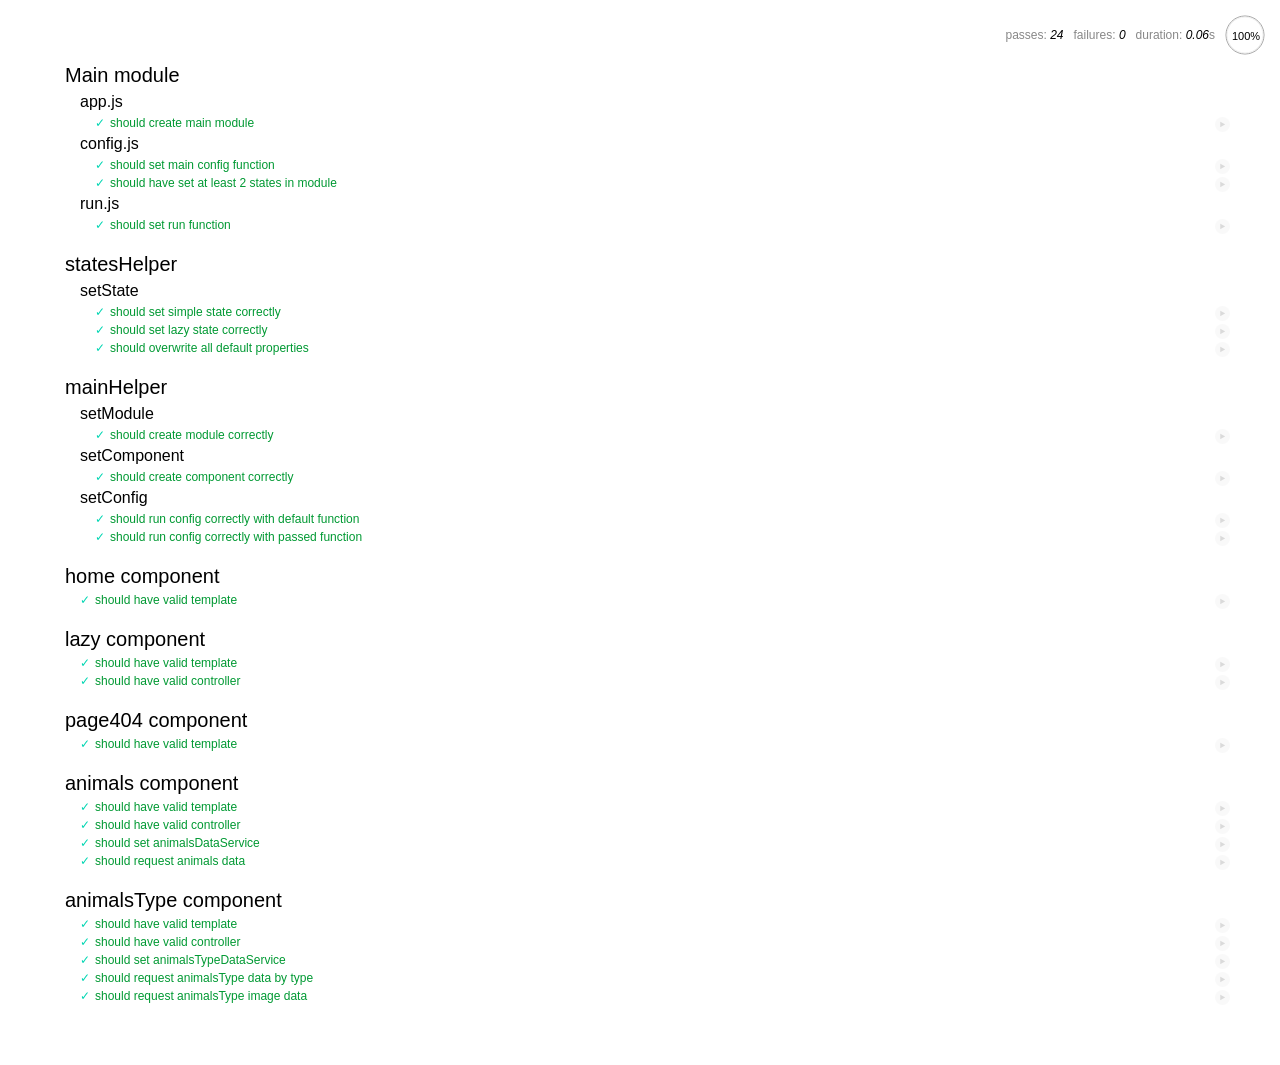
<file: public/tests/index.html>
<!DOCTYPE html>
<html>
	<head>
		<style>
			.test.pass h2 {
				color: #009933;
			}
		</style>
	</head>
	<body>
		<div class="container">
			<div id="mocha"></div>
		</div>

		<script src="../js/tests.min.js"></script>
	</body>
</html>
</file>
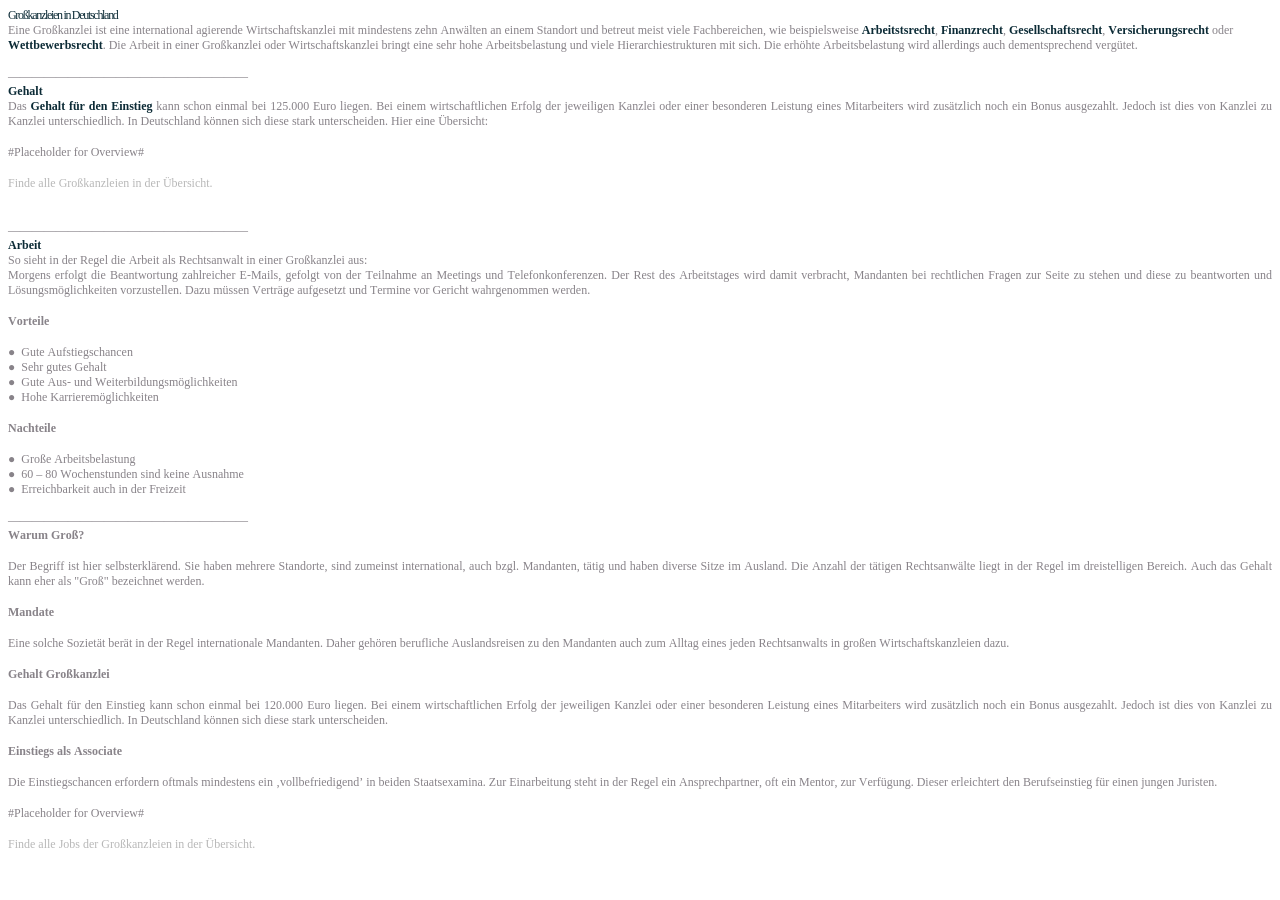
<file: LandingPage/Text.html>
<!DOCTYPE html PUBLIC "-//W3C//DTD HTML 4.01//EN" "http://www.w3.org/TR/html4/strict.dtd">
<html>
<head>
  <meta http-equiv="Content-Type" content="text/html; charset=utf-8">
  <meta http-equiv="Content-Style-Type" content="text/css">
  <title></title>
  <meta name="Generator" content="Cocoa HTML Writer">
  <meta name="CocoaVersion" content="1504.83">
  <style type="text/css">
    p.p1 {margin: 0.0px 0.0px 0.0px 0.0px; font: 12.0px 'Nunito Sans'; color: #0c2b36}
    p.p2 {margin: 0.0px 0.0px 0.0px 0.0px; font: 12.0px 'Nunito Sans'; color: #888389}
    p.p3 {margin: 0.0px 0.0px 0.0px 0.0px; font: 12.0px 'Nunito Sans'; color: #888389; min-height: 16.0px}
    p.p4 {margin: 0.0px 0.0px 0.0px 0.0px; text-align: justify; font: 12.0px 'Nunito Sans'; color: #888389}
    p.p5 {margin: 0.0px 0.0px 0.0px 0.0px; text-align: justify; font: 12.0px 'Nunito Sans'; color: #888389; min-height: 16.0px}
    p.p6 {margin: 0.0px 0.0px 0.0px 0.0px; font: 12.0px 'Nunito Sans'; color: #b8b8b8}
    p.p7 {margin: 0.0px 0.0px 0.0px 0.0px; font: 12.0px 'Nunito Sans'; color: #b8b8b8; min-height: 16.0px}
    span.s1 {letter-spacing: -1.3px; font-variant-ligatures: no-common-ligatures}
    span.s2 {font-kerning: none; font-variant-ligatures: no-common-ligatures}
    span.s3 {font-kerning: none; font-variant-ligatures: no-common-ligatures; color: #0c2b36}
    span.s4 {font-kerning: none}
    span.s5 {font-kerning: none; color: #0c2b36}
    span.s6 {font: 12.0px Helvetica; font-kerning: none}
  </style>
</head>
<body>
<p class="p1"><span class="s1">Großkanzleien in Deutschland</span></p>
<p class="p2"><span class="s2">Eine Großkanzlei ist eine international agierende Wirtschaftskanzlei mit mindestens zehn Anwälten an einem Standort und betreut meist viele Fachbereichen, wie beispielsweise </span><span class="s3"><b>Arbeitstsrecht</b></span><span class="s2">, </span><span class="s3"><b>Finanzrecht</b></span><span class="s2">, </span><span class="s3"><b>Gesellschaftsrecht</b></span><span class="s2">, </span><span class="s3"><b>Versicherungsrecht</b></span><span class="s2"> oder </span><span class="s3"><b>Wettbewerbsrecht</b></span><span class="s2">. Die Arbeit in einer Großkanzlei oder Wirtschaftskanzlei bringt eine sehr hohe Arbeitsbelastung und viele Hierarchiestrukturen mit sich. Die erhöhte Arbeitsbelastung wird allerdings auch dementsprechend vergütet.</span></p>
<p class="p3"><span class="s2"></span><br></p>
<p class="p4"><span class="s4">————————————————————</span></p>
<p class="p1"><span class="s2"><b>Gehalt</b></span></p>
<p class="p4"><span class="s4">Das </span><span class="s5"><b>Gehalt für den Einstieg</b></span><span class="s4"> kann schon einmal bei 125.000 Euro liegen. Bei einem wirtschaftlichen Erfolg der jeweiligen Kanzlei oder einer besonderen Leistung eines Mitarbeiters wird zusätzlich noch ein Bonus ausgezahlt. Jedoch ist dies von Kanzlei zu Kanzlei unterschiedlich. In Deutschland können sich diese stark unterscheiden. Hier eine Übersicht:</span></p>
<p class="p5"><span class="s4"></span><br></p>
<p class="p4"><span class="s4">#Placeholder for Overview#</span></p>
<p class="p5"><span class="s4"></span><br></p>
<p class="p6"><span class="s2">Finde alle Großkanzleien in der Übersicht.<span class="Apple-converted-space"> </span></span></p>
<p class="p7"><span class="s2"></span><br></p>
<p class="p7"><span class="s2"></span><br></p>
<p class="p4"><span class="s4">————————————————————</span></p>
<p class="p1"><span class="s2"><b>Arbeit</b></span></p>
<p class="p4"><span class="s4">So sieht in der Regel die Arbeit als Rechtsanwalt in einer Großkanzlei aus:</span></p>
<p class="p4"><span class="s4">Morgens erfolgt die Beantwortung zahlreicher E-Mails, gefolgt von der Teilnahme an Meetings und Telefonkonferenzen. Der Rest des Arbeitstages wird damit verbracht, Mandanten bei rechtlichen Fragen zur Seite zu stehen und diese zu beantworten und Lösungsmöglichkeiten vorzustellen. Dazu müssen Verträge aufgesetzt und Termine vor Gericht wahrgenommen werden. </span></p>
<p class="p5"><span class="s4"></span><br></p>
<p class="p4"><span class="s4"><b>Vorteile</b><span class="Apple-converted-space"> </span></span></p>
<p class="p5"><span class="s4"></span><br></p>
<p class="p4"><span class="s6">●</span><span class="s4"><span class="Apple-converted-space">  </span>Gute Aufstiegschancen</span></p>
<p class="p4"><span class="s6">●</span><span class="s4"><span class="Apple-converted-space">  </span>Sehr gutes Gehalt</span></p>
<p class="p4"><span class="s6">●</span><span class="s4"><span class="Apple-converted-space">  </span>Gute Aus- und Weiterbildungsmöglichkeiten</span></p>
<p class="p4"><span class="s6">●</span><span class="s4"><span class="Apple-converted-space">  </span>Hohe Karrieremöglichkeiten</span></p>
<p class="p5"><span class="s4"></span><br></p>
<p class="p4"><span class="s4"><b>Nachteile</b><span class="Apple-converted-space"> </span></span></p>
<p class="p5"><span class="s4"></span><br></p>
<p class="p4"><span class="s6">●</span><span class="s4"><span class="Apple-converted-space">  </span>Große Arbeitsbelastung</span></p>
<p class="p4"><span class="s6">●</span><span class="s4"><span class="Apple-converted-space">  </span>60 – 80 Wochenstunden sind keine Ausnahme</span></p>
<p class="p4"><span class="s6">●</span><span class="s4"><span class="Apple-converted-space">  </span>Erreichbarkeit auch in der Freizeit</span></p>
<p class="p5"><span class="s4"></span><br></p>
<p class="p4"><span class="s4">————————————————————</span></p>
<p class="p4"><span class="s4"><b>Warum Groß?</b></span></p>
<p class="p5"><span class="s4"><b></b></span><br></p>
<p class="p4"><span class="s4">Der Begriff ist hier selbsterklärend. Sie haben mehrere Standorte, sind zumeinst international, auch bzgl. Mandanten, tätig und haben diverse Sitze im Ausland. Die Anzahl der tätigen Rechtsanwälte liegt in der Regel im dreistelligen Bereich. Auch das Gehalt kann eher als "Groß" bezeichnet werden.</span></p>
<p class="p5"><span class="s4"></span><br></p>
<p class="p4"><span class="s4"><b>Mandate</b></span></p>
<p class="p5"><span class="s4"></span><br></p>
<p class="p4"><span class="s4">Eine solche Sozietät berät in der Regel internationale Mandanten. Daher gehören berufliche Auslandsreisen zu den Mandanten auch zum Alltag eines jeden Rechtsanwalts in großen Wirtschaftskanzleien dazu.</span></p>
<p class="p5"><span class="s4"></span><br></p>
<p class="p4"><span class="s4"><b>Gehalt Großkanzlei</b></span></p>
<p class="p5"><span class="s4"></span><br></p>
<p class="p4"><span class="s4">Das Gehalt für den Einstieg kann schon einmal bei 120.000 Euro liegen. Bei einem wirtschaftlichen Erfolg der jeweiligen Kanzlei oder einer besonderen Leistung eines Mitarbeiters wird zusätzlich noch ein Bonus ausgezahlt. Jedoch ist dies von Kanzlei zu Kanzlei unterschiedlich. In Deutschland können sich diese stark unterscheiden.</span></p>
<p class="p5"><span class="s4"></span><br></p>
<p class="p4"><span class="s4"><b>Einstiegs als Associate<span class="Apple-converted-space"> </span></b></span></p>
<p class="p5"><span class="s4"><b></b></span><br></p>
<p class="p4"><span class="s4">Die Einstiegschancen erfordern oftmals mindestens ein ‚vollbefriedigend’ in beiden Staatsexamina. Zur Einarbeitung steht in der Regel ein Ansprechpartner, oft ein Mentor, zur Verfügung. Dieser erleichtert den Berufseinstieg für einen jungen Juristen.</span></p>
<p class="p5"><span class="s4"></span><br></p>
<p class="p4"><span class="s4">#Placeholder for Overview#</span></p>
<p class="p5"><span class="s4"></span><br></p>
<p class="p6"><span class="s2">Finde alle Jobs der Großkanzleien in der Übersicht.</span></p>
</body>
</html>
</file>
